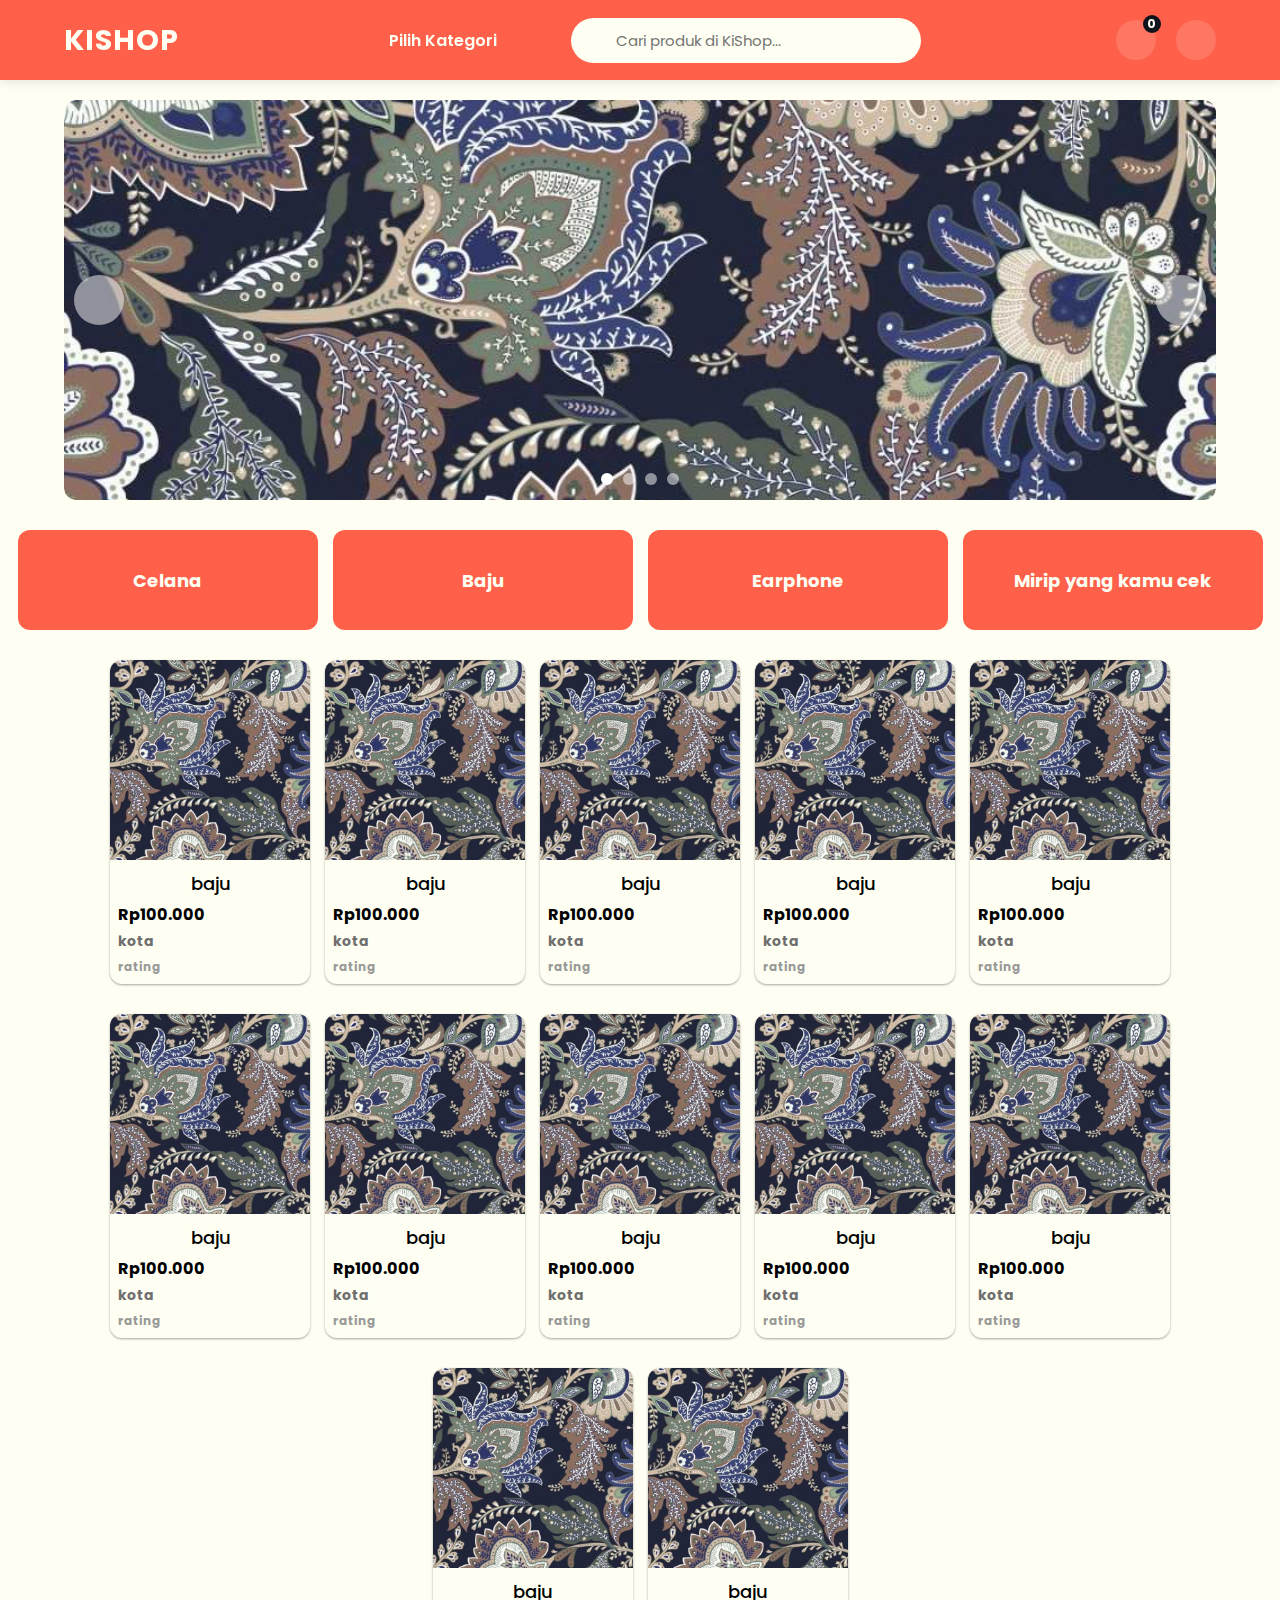
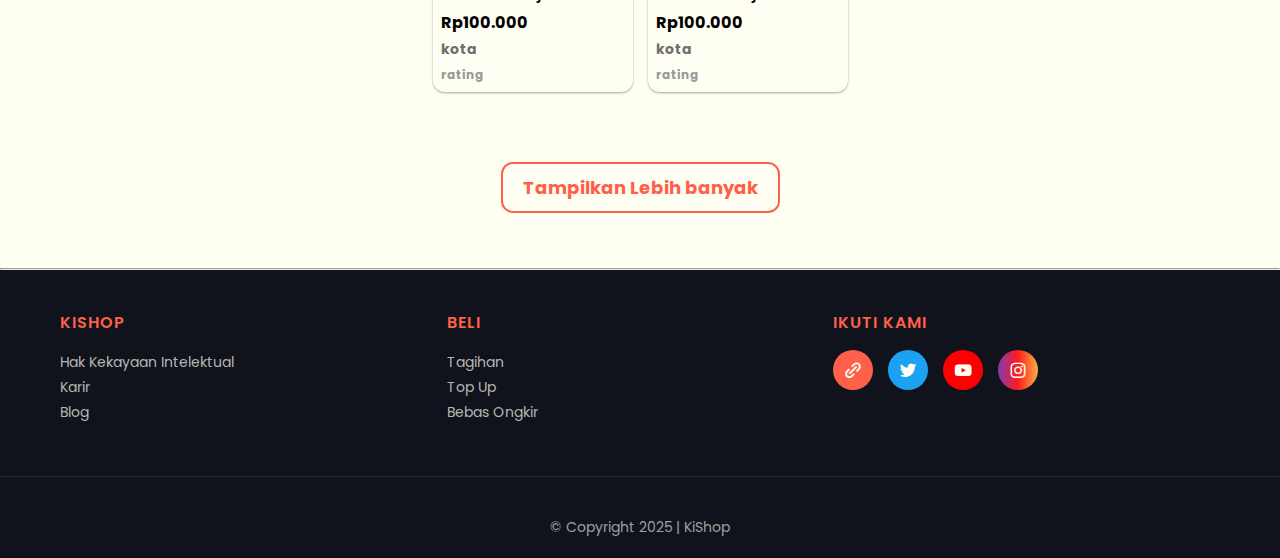
<file: index.html>
<html lang="en">
<head>
    <meta charset="UTF-8">
    <meta name="viewport" content="width=device-width, initial-scale=1.0">
    <link rel="stylesheet" href="style/style.css">
    <link rel="shortcut icon" href="favicon.ico" type="image/x-icon">
    <link rel="stylesheet" href="https://unicons.iconscout.com/release/v4.0.0/css/line.css" />
    <link href='https://unpkg.com/boxicons@2.1.4/css/boxicons.min.css' rel='stylesheet'>
    <script src="script.js"></script>
    <title>KiShop</title>
</head>
<body>
    <nav>
        <a href="#" class="logo">KiShop</a>
        
        <div class="nav-center">
            <div class="kategori">
                Pilih Kategori
                <ul class="kategori-list">
                    <li>Teknologi</li>
                    <li>Olahraga</li>
                    <li>Kesehatan</li>
                    <li>Bisnis</li>
                    <li>Hiburan</li>
                </ul>
            </div>
            
            <div class="search-box">
                <i class="uil uil-search search-icon"></i>
                <input type="text" placeholder="Cari produk di KiShop..." />
            </div>
        </div>
        
        <div class="cart-user">
            <div class="cart-icon">
                <a href="#"><i class="uil uil-shopping-cart"></i></a>
                <span class="badge">0</span>
                <ul class="cart-list">
                    <li>Keranjang Anda kosong</li>
                </ul>
            </div>
            
            <div class="user-icon-container">
                <a href="#"><i class="uil uil-user"></i></a>
            </div>
        </div>
    </nav>
   <!-- Add this HTML for the slider structure inside your promo div -->
<div class="promo">
    <div class="slider-container">
        <div class="slider">
            <div class="slide">
                <img src="img/bg.png" alt="Promo 1">
            </div>
            <div class="slide">
                <img src="img/Rectangle_40[1].png" alt="Promo 2">
            </div>
            <div class="slide">
                <img src="img/bg.png" alt="Promo 3">
            </div>
            <div class="slide">
                <img src="img/Rectangle_40[1].png" alt="Promo 4">
            </div>
        </div>
        <button class="slider-btn prev-btn">
            <i class="uil uil-angle-left-b"></i>
        </button>
        <button class="slider-btn next-btn">
            <i class="uil uil-angle-right-b"></i>
        </button>
        <div class="slider-dots">
            <!-- Dots will be generated by JavaScript -->
        </div>
    </div>
</div>
<div class="katalog">
    <div class="rekomendasi">Celana</div>
    <div class="rekomendasi">Baju</div>
    <div class="rekomendasi">Earphone</div>
    <div class="rekomendasi">Mirip yang kamu cek</div>
</div>
<div class="etalase">
    <div class="produk" id="produk">
        <img src="img/bg.png" alt="">
        <h3>baju</h3>
        <h4>Rp100.000</h4>        
        <h5>kota</h5>
        <p>rating</p>
    </div>
    <div class="produk" id="produk">
        <img src="img/bg.png" alt="">
        <h3>baju</h3>
        <h4>Rp100.000</h4>        
        <h5>kota</h5>
        <p>rating</p>
    </div>
    <div class="produk" id="produk">
        <img src="img/bg.png" alt="">
        <h3>baju</h3>
        <h4>Rp100.000</h4>        
        <h5>kota</h5>
        <p>rating</p>
    </div>
    <div class="produk"     id="produk">
        <img src="img/bg.png" alt="">
        <h3>baju</h3>
        <h4>Rp100.000</h4>        
        <h5>kota</h5>
        <p>rating</p>
    </div>
    <div class="produk" id="produk">
        <img src="img/bg.png" alt="">
        <h3>baju</h3>
        <h4>Rp100.000</h4>        
        <h5>kota</h5>
        <p>rating</p>
    </div>
    <div class="produk" id="produk">
        <img src="img/bg.png" alt="">
        <h3>baju</h3>
        <h4>Rp100.000</h4>        
        <h5>kota</h5>
        <p>rating</p>
    </div>
    <div class="produk" id="produk">
        <img src="img/bg.png" alt="">
        <h3>baju</h3>
        <h4>Rp100.000</h4>        
        <h5>kota</h5>
        <p>rating</p>
    </div>
    <div class="produk" id="produk">
        <img src="img/bg.png" alt="">
        <h3>baju</h3>
        <h4>Rp100.000</h4>        
        <h5>kota</h5>
        <p>rating</p>
    </div>
    <div class="produk" id="produk">
        <img src="img/bg.png" alt="">
        <h3>baju</h3>
        <h4>Rp100.000</h4>        
        <h5>kota</h5>
        <p>rating</p>
    </div>
    <div class="produk" id="produk">
        <img src="img/bg.png" alt="">
        <h3>baju</h3>
        <h4>Rp100.000</h4>        
        <h5>kota</h5>
        <p>rating</p>
    </div>
    <div class="produk" id="produk">
        <img src="img/bg.png" alt="">
        <h3>baju</h3>
        <h4>Rp100.000</h4>        
        <h5>kota</h5>
        <p>rating</p>
    </div>
    <div class="produk" id="produk">
        <img src="img/bg.png" alt="">
        <h3>baju</h3>
        <h4>Rp100.000</h4>        
        <h5>kota</h5>
        <p>rating</p>
    </div>
    
</div>
<div class="btn-memuat">
    <a href="">Tampilkan Lebih banyak</a>
</div>
<hr>
<footer>
    <div class="footer-container">
        <div class="footer-section about">
            <h5>KiShop</h5>
            <p>Hak Kekayaan Intelektual<br>
            Karir<br>
            Blog</p>
        </div>
        
        <div class="footer-section bantuan">
            <h5>Beli</h5>
            <p>Tagihan<br>
            Top Up<br>
            Bebas Ongkir</p>
        </div>
        
        <div class="footer-section social-media">
            <h5>Ikuti Kami</h5>
            <ul class="social-icon">
                <li>
                    <a href="https://uks.kemdikbud.go.id/sekolah-sehat" class="link">
                        <i class='bx bx-link-alt'></i>
                    </a>
                </li>
                <li>
                    <a href="#" class="twitter">
                        <i class='bx bxl-twitter'></i>
                    </a>
                </li>
                <li>
                    <a href="https://youtu.be/MdZ5cLCvEio?si=0f4lNk7f9irEhSeX" class="youtube">
                        <i class='bx bxl-youtube'></i>
                    </a>
                </li>
                <li>
                    <a href="#" class="instagram">
                        <i class='bx bxl-instagram'></i>
                    </a>
                </li>
            </ul>
        </div>
    </div>
    
    <div class="footer-divider"></div>
    
    <div class="copyright">
        <p>&copy; Copyright 2025 | KiShop</p>
    </div>
</footer>
</body>
</html>
</file>
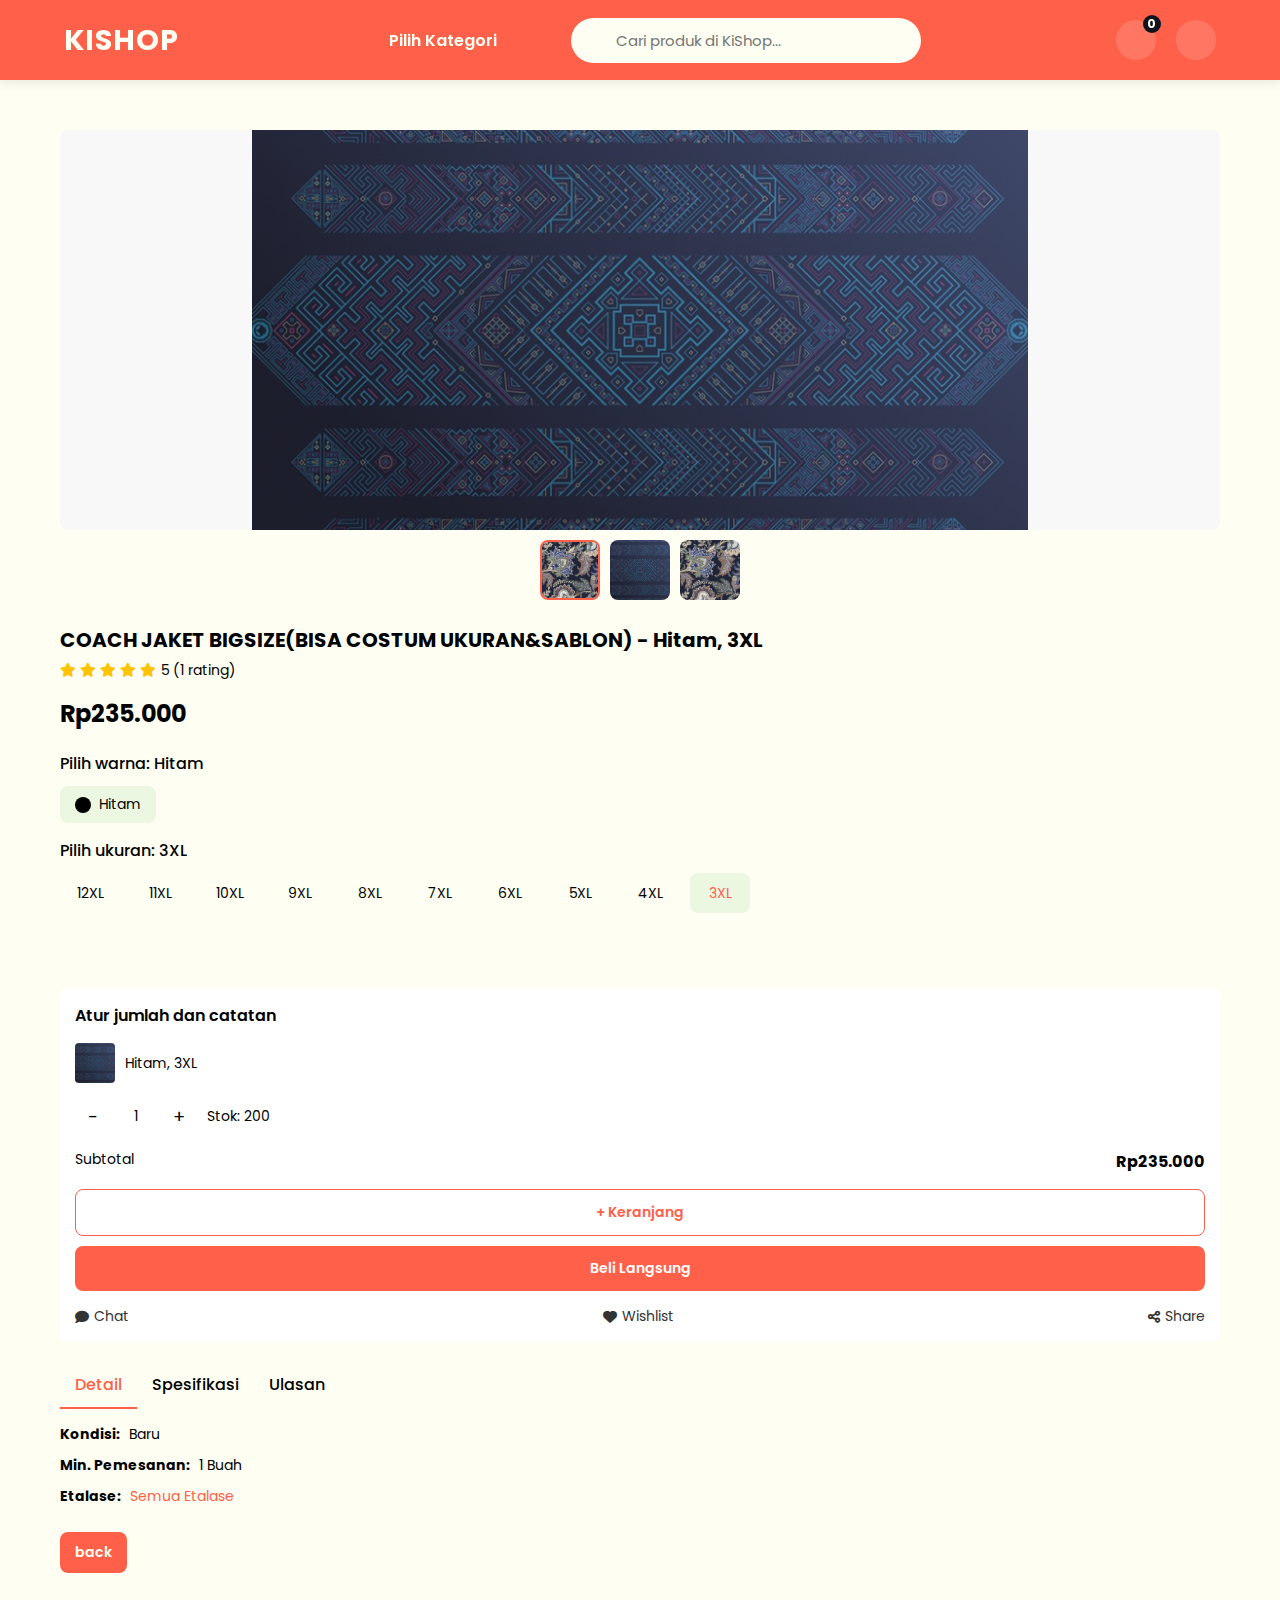
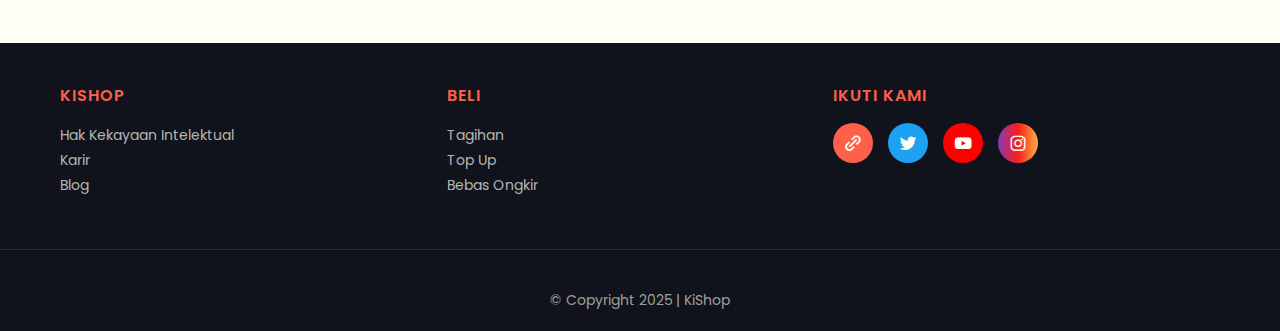
<file: produk.html>
<html lang="en">
<head>
    <meta charset="UTF-8">
    <meta name="viewport" content="width=device-width, initial-scale=1.0">
    <link rel="stylesheet" href="style/produk.css">
    <link rel="shortcut icon" href="favicon.ico" type="image/x-icon">
    <link rel="stylesheet" href="https://unicons.iconscout.com/release/v4.0.0/css/line.css" />
    <link rel="stylesheet" href="https://cdnjs.cloudflare.com/ajax/libs/font-awesome/6.0.0/css/all.min.css">
    <link href='https://unpkg.com/boxicons@2.1.4/css/boxicons.min.css' rel='stylesheet'>
    <script src="script.js"></script>
    <title>KiShop</title>
</head>
<body>
    <nav>
        <a href="#" class="logo">KiShop</a>
        
        <div class="nav-center">
            <div class="kategori">
                Pilih Kategori
                <ul class="kategori-list">
                    <li>Teknologi</li>
                    <li>Olahraga</li>
                    <li>Kesehatan</li>
                    <li>Bisnis</li>
                    <li>Hiburan</li>
                </ul>
            </div>
            
            <div class="search-box">
                <i class="uil uil-search search-icon"></i>
                <input type="text" placeholder="Cari produk di KiShop..." />
            </div>
        </div>
        
        <div class="cart-user">
            <div class="cart-icon">
                <a href="#"><i class="uil uil-shopping-cart"></i></a>
                <span class="badge">0</span>
                <ul class="cart-list">
                    <li>Keranjang Anda kosong</li>
                </ul>
            </div>
            
            <div class="user-icon-container">
                <a href="#"><i class="uil uil-user"></i></a>
            </div>
        </div>
    </nav>
    <main>
        <!-- Main content -->
    <div class="container">        
        <div class="product-details">
            <!-- Product gallery -->
            <div class="product-gallery">
                <img src="img/Rectangle_40[1].png" alt="COACH JAKET BIGSIZE - Hitam, 3XL" class="main-image">
                <div class="thumbnail-container">
                    <img src="img/bg.png" alt="Thumbnail 1" class="thumbnail active">
                    <img src="img/Rectangle_40[1].png" alt="Thumbnail 2" class="thumbnail">
                    <img src="img/bg.png" alt="Thumbnail 3" class="thumbnail">
                </div>
            </div>
            
            <!-- Product info -->
            <div class="product-info">
                <h1 class="product-title">COACH JAKET BIGSIZE(BISA COSTUM UKURAN&SABLON) - Hitam, 3XL</h1>
                <div class="product-rating">
                    <span class="rating-stars">
                        <i class="fas fa-star"></i>
                        <i class="fas fa-star"></i>
                        <i class="fas fa-star"></i>
                        <i class="fas fa-star"></i>
                        <i class="fas fa-star"></i>
                    </span>
                    <span>5 (1 rating)</span>
                </div>
                <div class="product-price">Rp235.000</div>
                
                <!-- Product options -->
                <div class="product-options">
                    <div class="option-title">Pilih warna: Hitam</div>
                    <div class="color-options">
                        <div class="color-option active">
                            <div class="color-icon"></div>
                            <span>Hitam</span>
                        </div>
                    </div>
                    
                    <div class="option-title">Pilih ukuran: 3XL</div>
                    <div class="size-options">
                        <div class="size-option">12XL</div>
                        <div class="size-option">11XL</div>
                        <div class="size-option">10XL</div>
                        <div class="size-option">9XL</div>
                        <div class="size-option">8XL</div>
                        <div class="size-option">7XL</div>
                        <div class="size-option">6XL</div>
                        <div class="size-option">5XL</div>
                        <div class="size-option">4XL</div>
                        <div class="size-option active">3XL</div>
                    </div>
                </div>
            </div>
        </div>
        
        <!-- Purchase box -->
        <div class="purchase-box">
            <h3 class="purchase-box-title">Atur jumlah dan catatan</h3>
            <div class="selected-variant">
                <img src="img/Rectangle_40[1].png" alt="Hitam, 3XL" class="variant-img">
                <span class="variant-name">Hitam, 3XL</span>
            </div>
            <div class="quantity-selector">
                <button class="qty-btn">-</button>
                <input type="text" value="1" class="qty-input">
                <button class="qty-btn">+</button>
                <span class="stock-info">Stok: 200</span>
            </div>
            <div class="subtotal">
                <span>Subtotal</span>
                <span class="subtotal-value">Rp235.000</span>
            </div>
            <div class="action-buttons">
                <button class="btn btn-outlined">+ Keranjang</button>
                <button class="btn btn-primary">Beli Langsung</button>
            </div>
            <div class="action-links">
                <a href="#" class="action-link">
                    <i class="fas fa-comment"></i>
                    <span>Chat</span>
                </a>
                <a href="#" class="action-link">
                    <i class="fas fa-heart"></i>
                    <span>Wishlist</span>
                </a>
                <a href="#" class="action-link">
                    <i class="fas fa-share-alt"></i>
                    <span>Share</span>
                </a>
            </div>
        </div>
        
        <!-- Product details tab -->
        <div class="product-tabs">
            <div class="tab-header">
                <button class="tab-button active">Detail</button>
                <button class="tab-button">Spesifikasi</button>
                <button class="tab-button">Ulasan</button>
            </div>
            <div class="tab-content">
                <div class="detail-item">
                    <strong>Kondisi:</strong> Baru                    
                </div>
                <div class="detail-item">
                    <strong>Min. Pemesanan:</strong> 1 Buah
                </div>
                <div class="detail-item">
                    <strong>Etalase:</strong> <a href="#" style="color: var(--primary-color); text-decoration: none;">Semua Etalase</a>
                </div>
            </div>
        </div>
        <a href="index.html" class="btn-back">back</a>
    
    </main>
    <footer>
        <div class="footer-container">
            <div class="footer-section about">
                <h5>KiShop</h5>
                <p>Hak Kekayaan Intelektual<br>
                Karir<br>
                Blog</p>
            </div>
            
            <div class="footer-section bantuan">
                <h5>Beli</h5>
                <p>Tagihan<br>
                Top Up<br>
                Bebas Ongkir</p>
            </div>
            
            <div class="footer-section social-media">
                <h5>Ikuti Kami</h5>
                <ul class="social-icon">
                    <li>
                        <a href="https://uks.kemdikbud.go.id/sekolah-sehat" class="link">
                            <i class='bx bx-link-alt'></i>
                        </a>
                    </li>
                    <li>
                        <a href="#" class="twitter">
                            <i class='bx bxl-twitter'></i>
                        </a>
                    </li>
                    <li>
                        <a href="https://youtu.be/MdZ5cLCvEio?si=0f4lNk7f9irEhSeX" class="youtube">
                            <i class='bx bxl-youtube'></i>
                        </a>
                    </li>
                    <li>
                        <a href="#" class="instagram">
                            <i class='bx bxl-instagram'></i>
                        </a>
                    </li>
                </ul>
            </div>
        </div>
        
        <div class="footer-divider"></div>
        
        <div class="copyright">
            <p>&copy; Copyright 2025 | KiShop</p>
        </div>
    </footer>
    <script>
        // Simple interaction for quantity buttons
        document.addEventListener('DOMContentLoaded', function() {
            const minusBtn = document.querySelector('.qty-btn:first-child');
            const plusBtn = document.querySelector('.qty-btn:last-child');
            const qtyInput = document.querySelector('.qty-input');
            
            // minusBtn.addEventListener('click', function() {
            //     let qty = parseInt(qtyInput.value);
            //     if (qty > 1) {
            //         qtyInput.value = qty - 1;
            //     }
            // });
            
            // plusBtn.addEventListener('click', function() {
            //     let qty = parseInt(qtyInput.value);
            //     qtyInput.value = qty + 1;
            // });
            
            // Size options
            const sizeOptions = document.querySelectorAll('.size-option');
            sizeOptions.forEach(option => {
                option.addEventListener('click', function() {
                    sizeOptions.forEach(opt => opt.classList.remove('active'));
                    this.classList.add('active');
                });
            });
            
            // Color options
            const colorOptions = document.querySelectorAll('.color-option');
            colorOptions.forEach(option => {
                option.addEventListener('click', function() {
                    colorOptions.forEach(opt => opt.classList.remove('active'));
                    this.classList.add('active');
                });
            });
            
            // Thumbnails
            const thumbnails = document.querySelectorAll('.thumbnail');
            const mainImage = document.querySelector('.main-image');
            thumbnails.forEach(thumb => {
                thumb.addEventListener('click', function() {
                    thumbnails.forEach(t => t.classList.remove('active'));
                    this.classList.add('active');
                    mainImage.src = this.src.replace('thumbnail', 'main');
                });
            });
        });
    </script>
</body>
</html>
</file>
<file: style/style.css>
@import url("https://fonts.googleapis.com/css2?family=Poppins:wght@300;400;500;600&display=swap");

:root {
  --primary-color: #ff604a;
  --secondary-color: #10121c;
  --tertiary-color: #fefff2;
  --accent-color: #ff8f7d;
  --text-color: #333333;
  --shadow-color: rgba(0, 0, 0, 0.1);
  --transition: all 0.3s ease;
}

* {
  margin: 0;
  padding: 0;
  box-sizing: border-box;
  font-family: "Poppins", sans-serif;
  scroll-behavior: smooth;
}
body {
  background: var(--tertiary-color);
}
nav {
  width: 100%;
  top: 0;
  z-index: 100;
  position: sticky;
  box-shadow: 0 2px 10px var(--shadow-color);
  height: 80px;
  display: flex;
  justify-content: space-between;
  align-items: center;
  padding: 0 5%;
  background-color: var(--primary-color);
}

nav .logo {
  color: var(--tertiary-color);
  font-size: 1.8rem;
  font-weight: 700;
  text-decoration: none;
  text-transform: uppercase;
  letter-spacing: 1px;
}

/* Container for center elements */
.nav-center {
  display: flex;
  align-items: center;
  gap: 40px;
}

/* Kategori Dropdown */
.kategori {
  position: relative;
  font-size: 16px;
  font-weight: 600;
  cursor: pointer;
  padding: 10px 15px;
  border-radius: 5px;
  color: var(--tertiary-color);
  display: flex;
  align-items: center;
  transition: var(--transition);
}

.kategori:hover {
  background-color: rgba(254, 255, 242, 0.15);
}

.kategori::after {
  content: "\f107";
  font-family: "Unicons";
  margin-left: 5px;
  font-size: 18px;
}

.kategori-list {
  position: absolute;
  top: 100%;
  left: 0;
  background: var(--tertiary-color);
  border-radius: 8px;
  box-shadow: 0 5px 20px var(--shadow-color);
  list-style: none;
  padding: 0;
  margin-top: 10px;
  width: 180px;
  color: var(--secondary-color);
  opacity: 0;
  transform: translateY(-10px);
  pointer-events: none;
  transition: var(--transition);
  overflow: hidden;
}

.kategori:hover .kategori-list {
  opacity: 1;
  transform: translateY(0);
  pointer-events: auto;
}

.kategori-list li {
  padding: 12px 15px;
  border-bottom: 1px solid #eee;
  cursor: pointer;
  transition: var(--transition);
}

.kategori-list li:last-child {
  border-bottom: none;
}

.kategori-list li:hover {
  background: var(--primary-color);
  color: var(--tertiary-color);
  padding-left: 20px;
}

/* Search Box */
.search-box {
  height: 45px;
  width: 350px;
  position: relative;
}

.search-box .search-icon {
  position: absolute;
  left: 15px;
  top: 50%;
  color: #777;
  transform: translateY(-50%);
  font-size: 18px;
}

.search-box input {
  height: 100%;
  width: 100%;
  border: none;
  outline: none;
  border-radius: 25px;
  background-color: var(--tertiary-color);
  padding: 0 45px 0 45px;
  font-size: 15px;
  transition: var(--transition);
  color: var(--secondary-color);
}

.search-box input:focus {
  box-shadow: 0 0 0 2px var(--secondary-color);
}

/* User and Cart Icons */
.cart-user {
  display: flex;
  align-items: center;
  gap: 20px;
}

.cart-icon, .user-icon-container {
  position: relative;
  width: 40px;
  height: 40px;
  display: flex;
  align-items: center;
  justify-content: center;
  background-color: rgba(254, 255, 242, 0.15);
  border-radius: 50%;
  transition: var(--transition);
}

.cart-icon:hover, .user-icon-container:hover {
  background-color: rgba(254, 255, 242, 0.25);
  transform: translateY(-3px);
}

.cart-icon a, .user-icon-container a {
  color: var(--tertiary-color);
  font-size: 20px;
  text-decoration: none;
  display: flex;
  align-items: center;
  justify-content: center;
}

.cart-list {
  position: absolute;
  top: 120%;
  right: 0;
  background: var(--tertiary-color);
  border-radius: 8px;
  box-shadow: 0 5px 20px var(--shadow-color);
  list-style: none;
  padding: 0;
  width: 250px;
  color: var(--secondary-color);
  opacity: 0;
  transform: translateY(-10px);
  pointer-events: none;
  transition: var(--transition);
  z-index: 101;
  overflow: hidden;
}

.cart-icon:hover .cart-list {
  opacity: 1;
  transform: translateY(0);
  pointer-events: auto;
}

.cart-list li {
  padding: 15px;
  border-bottom: 1px solid #eee;
  text-align: center;
  font-size: 14px;
  color: #777;
}

.cart-list li:hover {
  background-color: #f5f5f5;
}

/* Badge for cart items count */
.cart-icon .badge {
  position: absolute;
  top: -5px;
  right: -5px;
  background-color: var(--secondary-color);
  color: var(--tertiary-color);
  font-size: 12px;
  font-weight: bold;
  width: 18px;
  height: 18px;
  border-radius: 50%;
  display: flex;
  align-items: center;
  justify-content: center;
}
/* CSS untuk slider */
.slider-container {
  width: 90%;
  height: auto;
  max-width: 1200px;
  position: relative;
  overflow: hidden;
  margin: 20px auto;
  border-radius: 12px;
}

.slider {
  display: flex;
  transition: transform 0.5s ease;
  width: 100%;
}

.slide {
  min-width: 100%;
  transition: 0.3s ease;
}

.slide img {
  width: 100%;
  height: auto;
  display: block;
  border-radius: 12px;
  object-fit: cover;
  aspect-ratio: 16/9; /* Maintain aspect ratio */
}

.slider-btn {
  position: absolute;
  top: 50%;
  transform: translateY(-50%);
  background: rgba(255, 255, 255, 0.5);
  border: none;
  width: 40px;
  height: 40px;
  border-radius: 50%;
  cursor: pointer;
  z-index: 10;
  display: flex;
  align-items: center;
  justify-content: center;
}

.slider-btn:hover {
  background: rgba(255, 255, 255, 0.8);
}

.slider-btn i {
  font-size: 20px;
}

.prev-btn {
  left: 10px;
}

.next-btn {
  right: 10px;
}

.slider-dots {
  position: absolute;
  bottom: 15px;
  left: 0;
  right: 0;
  display: flex;
  justify-content: center;
  gap: 10px;
}

.dot {
  width: 12px;
  height: 12px;
  border-radius: 50%;
  background-color: rgba(255, 255, 255, 0.5);
  cursor: pointer;
}

.dot.active {
  background-color: white;
}

/* Katalog section */
.katalog {
  width: 100%;
  display: flex;
  flex-direction: row;
  flex-wrap: wrap;
  justify-content: center;
  gap: 15px;
  margin: 30px 0;
  position: sticky;
  padding: 0 10px;
  box-sizing: border-box;
}

.rekomendasi {
  width: calc(50% - 15px);
  height: 80px;
  background-color: var(--primary-color);
  color: var(--tertiary-color);
  border-radius: 12px;
  align-items: center;
  justify-content: center;
  display: flex;
  font-size: 16px;
  font-weight: bold;
  cursor: pointer;
  transition: all 0.3s ease-in-out;
  text-align: center;
  padding: 10px;
  box-sizing: border-box;
}

.rekomendasi:hover {
  background-color: var(--tertiary-color);
  color: var(--primary-color);
  box-shadow: rgba(0, 0, 0, 0.12) 0px 1px 3px, rgba(0, 0, 0, 0.24) 0px 1px 2px;
}

/* Product display */
.etalase {
  width: 100%;
  display: flex;
  flex-direction: row;
  flex-wrap: wrap;
  justify-content: center;
  gap: 15px;
  margin: 30px 0;
  padding: 0 10px;
  box-sizing: border-box;
}

.produk {
  width: calc(50% - 15px); /* Tetap 2 kolom bahkan di layar kecil */
  max-width: 200px;
  height: auto;
  background-color: var(--tertiary-color);
  border-radius: 12px;
  display: flex;
  flex-direction: column;
  box-shadow: rgba(0, 0, 0, 0.12) 0px 1px 3px, rgba(0, 0, 0, 0.24) 0px 1px 2px;
  cursor: pointer;
  margin-bottom: 15px;
  transition: transform 0.3s ease;
}

.produk img {
  width: 100%;
  height: auto;
  aspect-ratio: 1/1;
  object-fit: cover;
  border-radius: 12px 12px 0 0;
}

.produk h3 {
  font-size: 14px;
  font-weight: 500;
  margin: 8px auto 3px;
  padding: 0 5px;
  text-align: center;
}

.produk h4 {
  font-size: 12px;
  font-weight: bold;
  margin: 0px 8px;
}

.produk h5 {
  font-size: 10px;
  font-weight: bold;
  margin: 2px 8px;
  color: #6e6e6e;
}

.produk p {
  font-size: 10px;
  margin: 2px 8px 8px;
  font-weight: bold;
  color: #999999;
}

.produk:hover {
  transform: scale(1.03);
}

.btn-memuat{
  width: 100%;
  display: flex;
  justify-content: center;
  margin: 55px 0;
}
.btn-memuat a{
  text-decoration: none;
  color: var(--primary-color);
  font-weight: bold;
  font-size: 18px;
  border: 2px solid var(--primary-color);
  padding: 10px 20px;
  border-radius: 12px;
  transition: all 0.3s ease-in-out;
}
.btn-memuat a:hover{
  background-color: var(--primary-color);
  color: var(--tertiary-color);
  box-shadow: rgba(0, 0, 0, 0.12) 0px 1px 3px, rgba(0, 0, 0, 0.24) 0px 1px 2px;
}

footer {
  background-color: var(--secondary-color);
  padding: 40px 0 20px;
  width: 100%;
  color: var(--tertiary-color);
}

.footer-container {
  max-width: 1200px;
  margin: 0 auto;
  padding: 0 20px;
  display: flex;
  flex-wrap: wrap;
  justify-content: space-between;
}

.footer-section {
  flex: 1;
  min-width: 200px;
  margin-bottom: 30px;
  padding-right: 20px;
}

.footer-section h5 {
  text-transform: uppercase;
  font-size: 16px;
  margin-bottom: 15px;
  font-weight: 600;
  color: var(--primary-color);
  letter-spacing: 1px;
}

.footer-section p {
  font-size: 14px;
  line-height: 1.8;
  color: rgba(254, 255, 242, 0.7);
}

.social-icon {
  display: flex;
  list-style: none;
  margin-top: 15px;
}

.social-icon li {
  margin-right: 15px;
}

.social-icon li a {
  display: flex;
  justify-content: center;
  align-items: center;
  width: 40px;
  height: 40px;
  border-radius: 50%;
  color: var(--tertiary-color);
  font-size: 20px;
  text-decoration: none;
  transition: var(--transition);
}

.social-icon li .link {
  background: var(--primary-color);
}

.social-icon li .twitter {
  background: #1da1f2;
}

.social-icon li .instagram {
  background-image: linear-gradient(to right, #833ab4, #fd1d1d, #fcb045);
}

.social-icon li .youtube {
  background: #ff0000;
}

.social-icon li a:hover {
  color: var(--secondary-color);
  background: var(--tertiary-color);
  transform: translateY(-5px);
  box-shadow: 0 5px 15px rgba(0, 0, 0, 0.2);
}

.footer-divider {
  width: 100%;
  height: 1px;
  background-color: rgba(254, 255, 242, 0.1);
  margin: 20px 0;
}

.copyright {
  text-align: center;
  padding-top: 20px;
  width: 100%;
  font-size: 14px;
  color: rgba(254, 255, 242, 0.6);
}

/* Responsive Design */
@media screen and (max-width: 1024px) {
  nav {
      padding: 0 3%;
  }
  
  .search-box {
      width: 250px;
  }
  
  .nav-center {
      gap: 20px;
  }
}

@media screen and (max-width: 768px) {
  nav {
      padding: 0 15px;
  }
  
  .nav-center {
      display: none;
  }
  
  .mobile-menu-btn {
      display: block;
  }
  
  .search-box {
      width: 200px;
  }
  
  .footer-container {
    flex-direction: column;
}

.footer-section {
    width: 100%;
    padding-right: 0;
}
}
/* Media Queries for larger screens */
@media screen and (min-width: 768px) {
  .rekomendasi {
    width: calc(25% - 15px);
    height: 100px;
    font-size: 18px;
  }
  
  .produk {
    width: calc(33.33% - 15px);
  }
  
  .slider-container {
    height: 400px;
  }
  
  .slide img {
    height: 400px;
  }
  
  .produk h3 {
    font-size: 16px;
    margin: 10px auto 5px;
  }
  
  .produk h4 {
    font-size: 14px;
  }
  
  .produk h5 {
    font-size: 12px;
    margin: 4px 8px;
  }
  
  .produk p {
    font-size: 11px;
    margin: 2px 8px 8px;
  }
}

@media screen and (min-width: 992px) {
  .produk {
    width: calc(25% - 15px);
  }
  
  .produk h3 {
    font-size: 18px;
  }
  
  .produk h4 {
    font-size: 16px;
  }
  
  .produk h5 {
    font-size: 14px;
  }
  
  .produk p {
    font-size: 12px;
  }
}

@media screen and (min-width: 1200px) {
  .produk {
    width: 200px;
  }
  
  .slider-btn {
    width: 50px;
    height: 50px;
  }
  
  .slider-btn i {
    font-size: 24px;
  }
}

/* For very small screens */
@media screen and (max-width: 480px) {
  .rekomendasi {
    width: calc(50% - 15px); /* Tetap 2 kolom */
    height: 60px;
    font-size: 14px;
  }
  
  .produk {
    width: calc(50% - 15px); /* Tetap 2 kolom */
    font-size: 12px;
  }
  
  .slider-btn {
    width: 30px;
    height: 30px;
  }
  
  .slider-dots .dot {
    width: 8px;
    height: 8px;
  }
}

/* Untuk layar sangat kecil */
@media screen and (max-width: 350px) {
  .produk h3 {
    font-size: 12px;
  }
  
  .produk h4 {
    font-size: 11px;
  }
  
  .produk h5, .produk p {
    font-size: 9px;
  }
}
</file>
<file: style/produk.css>
@import url("https://fonts.googleapis.com/css2?family=Poppins:wght@300;400;500;600&display=swap");

:root {
  --primary-color: #ff604a;
  --secondary-color: #10121c;
  --tertiary-color: #fefff2;
  --accent-color: #ff8f7d;
  --text-color: #333333;
  --shadow-color: rgba(0, 0, 0, 0.1);
  --transition: all 0.3s ease;
}

* {
  margin: 0;
  padding: 0;
  box-sizing: border-box;
  font-family: "Poppins", sans-serif;
  scroll-behavior: smooth;
}
body {
  background: var(--tertiary-color);
}
nav {
  width: 100%;
  top: 0;
  z-index: 100;
  position: sticky;
  box-shadow: 0 2px 10px var(--shadow-color);
  height: 80px;
  display: flex;
  justify-content: space-between;
  align-items: center;
  padding: 0 5%;
  background-color: var(--primary-color);
}

nav .logo {
  color: var(--tertiary-color);
  font-size: 1.8rem;
  font-weight: 700;
  text-decoration: none;
  text-transform: uppercase;
  letter-spacing: 1px;
}

/* Container for center elements */
.nav-center {
  display: flex;
  align-items: center;
  gap: 40px;
}

/* Kategori Dropdown */
.kategori {
  position: relative;
  font-size: 16px;
  font-weight: 600;
  cursor: pointer;
  padding: 10px 15px;
  border-radius: 5px;
  color: var(--tertiary-color);
  display: flex;
  align-items: center;
  transition: var(--transition);
}

.kategori:hover {
  background-color: rgba(254, 255, 242, 0.15);
}

.kategori::after {
  content: "\f107";
  font-family: "Unicons";
  margin-left: 5px;
  font-size: 18px;
}

.kategori-list {
  position: absolute;
  top: 100%;
  left: 0;
  background: var(--tertiary-color);
  border-radius: 8px;
  box-shadow: 0 5px 20px var(--shadow-color);
  list-style: none;
  padding: 0;
  margin-top: 10px;
  width: 180px;
  color: var(--secondary-color);
  opacity: 0;
  transform: translateY(-10px);
  pointer-events: none;
  transition: var(--transition);
  overflow: hidden;
}

.kategori:hover .kategori-list {
  opacity: 1;
  transform: translateY(0);
  pointer-events: auto;
}

.kategori-list li {
  padding: 12px 15px;
  border-bottom: 1px solid #eee;
  cursor: pointer;
  transition: var(--transition);
}

.kategori-list li:last-child {
  border-bottom: none;
}

.kategori-list li:hover {
  background: var(--primary-color);
  color: var(--tertiary-color);
  padding-left: 20px;
}

/* Search Box */
.search-box {
  height: 45px;
  width: 350px;
  position: relative;
}

.search-box .search-icon {
  position: absolute;
  left: 15px;
  top: 50%;
  color: #777;
  transform: translateY(-50%);
  font-size: 18px;
}

.search-box input {
  height: 100%;
  width: 100%;
  border: none;
  outline: none;
  border-radius: 25px;
  background-color: var(--tertiary-color);
  padding: 0 45px 0 45px;
  font-size: 15px;
  transition: var(--transition);
  color: var(--secondary-color);
}

.search-box input:focus {
  box-shadow: 0 0 0 2px var(--secondary-color);
}

/* User and Cart Icons */
.cart-user {
  display: flex;
  align-items: center;
  gap: 20px;
}

.cart-icon, .user-icon-container {
  position: relative;
  width: 40px;
  height: 40px;
  display: flex;
  align-items: center;
  justify-content: center;
  background-color: rgba(254, 255, 242, 0.15);
  border-radius: 50%;
  transition: var(--transition);
}

.cart-icon:hover, .user-icon-container:hover {
  background-color: rgba(254, 255, 242, 0.25);
  transform: translateY(-3px);
}

.cart-icon a, .user-icon-container a {
  color: var(--tertiary-color);
  font-size: 20px;
  text-decoration: none;
  display: flex;
  align-items: center;
  justify-content: center;
}

.cart-list {
  position: absolute;
  top: 120%;
  right: 0;
  background: var(--tertiary-color);
  border-radius: 8px;
  box-shadow: 0 5px 20px var(--shadow-color);
  list-style: none;
  padding: 0;
  width: 250px;
  color: var(--secondary-color);
  opacity: 0;
  transform: translateY(-10px);
  pointer-events: none;
  transition: var(--transition);
  z-index: 101;
  overflow: hidden;
}

.cart-icon:hover .cart-list {
  opacity: 1;
  transform: translateY(0);
  pointer-events: auto;
}

.cart-list li {
  padding: 15px;
  border-bottom: 1px solid #eee;
  text-align: center;
  font-size: 14px;
  color: #777;
}

.cart-list li:hover {
  background-color: #f5f5f5;
}

/* Badge for cart items count */
.cart-icon .badge {
  position: absolute;
  top: -5px;
  right: -5px;
  background-color: var(--secondary-color);
  color: var(--tertiary-color);
  font-size: 12px;
  font-weight: bold;
  width: 18px;
  height: 18px;
  border-radius: 50%;
  display: flex;
  align-items: center;
  justify-content: center;
}

   /* Main content */
   .container {
    max-width: 1200px;
    margin: 50px auto;
    padding: 0 20px;
    display: flex;
    flex-wrap: wrap;
}

.btn-back {
    display: flex;
    align-items: center;
    gap: 5px;
    margin-bottom: 20px;
    text-decoration: none;
    color: var(--secondary-color);
    font-weight: 600;
    font-size: 14px;
    transition: var(--transition);
    background-color: var(--primary-color);
    border-radius: 8px;
    padding: 10px 15px;
    color: var(--tertiary-color);
    border: none;
    cursor: pointer;
}

/* Product details */
.product-details {
    display: flex;
    flex-wrap: wrap;
    margin-bottom: 20px;
}

.product-gallery {
    flex: 0 0 100%;
    max-width: 100%;
}

.main-image {
    width: 100%;
    height: auto;
    max-height: 400px;
    object-fit: contain;
    margin-bottom: 10px;
    background-color: #f8f8f8;
    border-radius: 8px;
    cursor: pointer;
    transition: var(--transition);    
}
.main-image:hover {
    transform: scale(1.03);
}

.thumbnail-container {
    display: flex;
    gap: 10px;
    overflow-x: auto;
    padding-bottom: 10px;
    transition: var(--transition);    
    justify-content: center;
}

.thumbnail {
    width: 60px;
    height: 60px;
    object-fit: cover;
    border: 1px solid var(--border-color);
    border-radius: 8px;
    cursor: pointer;
    transition: var(--transition);
}

.thumbnail.active {
    border: 2px solid var(--primary-color);
}

.product-info {
    flex: 0 0 100%;
    max-width: 100%;
    padding: 15px 0;
}

.product-title {
    font-size: 20px;
    font-weight: 700;
    margin-bottom: 5px;
}

.product-rating {
    display: flex;
    align-items: center;
    margin-bottom: 15px;
    font-size: 14px;
}

.rating-stars {
    color: #ffc400;
    margin-right: 5px;
}

.product-price {
    font-size: 24px;
    font-weight: 700;
    margin-bottom: 20px;
}

/* Product options */
.product-options {
    margin-bottom: 20px;
}

.option-title {
    font-size: 16px;
    font-weight: 500;
    margin-bottom: 10px;
}

.color-options {
    display: flex;
    gap: 10px;
    margin-bottom: 15px;
}

.color-option {
    display: flex;
    align-items: center;
    padding: 8px 15px;
    border: 1px solid var(--border-color);
    border-radius: 8px;
    cursor: pointer;
    font-size: 14px;
}

.color-option.active {
    border-color: var(--primary-color);
    background-color: rgba(66, 181, 73, 0.1);
}

.color-icon {
    width: 16px;
    height: 16px;
    border-radius: 50%;
    background-color: #000;
    margin-right: 8px;
}

.size-options {
    display: flex;
    flex-wrap: wrap;
    gap: 10px;
    margin-bottom: 20px;
}

.size-option {
    width: 60px;
    height: 40px;
    display: flex;
    align-items: center;
    justify-content: center;
    border: 1px solid var(--border-color);
    border-radius: 8px;
    cursor: pointer;
    font-size: 14px;
}

.size-option.active {
    border-color: var(--primary-color);
    background-color: rgba(66, 181, 73, 0.1);
    color: var(--primary-color);
}

/* Purchase box */
.purchase-box {
    flex: 0 0 100%;
    max-width: 100%;
    background-color: white;
    border: 1px solid var(--border-color);
    border-radius: 8px;
    padding: 15px;
    margin-top: 20px;
}

.purchase-box-title {
    font-size: 16px;
    font-weight: 600;
    margin-bottom: 15px;
}

.selected-variant {
    display: flex;
    align-items: center;
    margin-bottom: 15px;
    gap: 10px;
}

.variant-img {
    width: 40px;
    height: 40px;
    object-fit: cover;
    border-radius: 4px;
    background-color: #f0f0f0;
}

.variant-name {
    font-size: 14px;
}

.quantity-selector {
    display: flex;
    align-items: center;
    margin-bottom: 15px;
}

.qty-btn {
    width: 36px;
    height: 36px;
    display: flex;
    align-items: center;
    justify-content: center;
    border: 1px solid var(--border-color);
    background-color: white;
    font-size: 18px;
    cursor: pointer;
}

.qty-btn:first-child {
    border-radius: 8px 0 0 8px;
}

.qty-btn:last-child {
    border-radius: 0 8px 8px 0;
}

.qty-input {
    width: 50px;
    height: 36px;
    border: 1px solid var(--border-color);
    border-left: none;
    border-right: none;
    text-align: center;
    font-size: 14px;
}

.stock-info {
    font-size: 14px;
    margin-left: 10px;
}

.subtotal {
    display: flex;
    justify-content: space-between;
    margin-bottom: 15px;
    font-size: 14px;
}

.subtotal-value {
    font-weight: 700;
    font-size: 16px;
}

.action-buttons {
    display: flex;
    flex-direction: column;
    gap: 10px;
}

.btn {
    padding: 12px;
    border-radius: 8px;
    font-size: 14px;
    font-weight: 600;
    text-align: center;
    cursor: pointer;
    border: none;
}

.btn-primary {
    background-color: var(--primary-color);
    color: white;
}

.btn-outlined {
    background-color: white;
    border: 1px solid var(--primary-color);
    color: var(--primary-color);
}

.action-links {
    display: flex;
    justify-content: space-between;
    margin-top: 15px;
}

.action-link {
    display: flex;
    align-items: center;
    font-size: 14px;
    color: var(--text-color);
    text-decoration: none;
    gap: 5px;
}

/* Product details tab */
.product-tabs {
    width: 100%;
    margin-top: 20px;
}

.tab-header {
    display: flex;
    border-bottom: 1px solid var(--border-color);
}

.tab-button {
    padding: 10px 15px;
    font-size: 16px;
    font-weight: 500;
    background: none;
    border: none;
    border-bottom: 2px solid transparent;
    cursor: pointer;
}

.tab-button.active {
    color: var(--primary-color);
    border-bottom-color: var(--primary-color);
}

.tab-content {
    padding: 15px 0;
}

.detail-item {
    margin-bottom: 10px;
    font-size: 14px;
}

.detail-item strong {
    color: var(--light-gray);
    margin-right: 5px;
}


footer {
    background-color: var(--secondary-color);
    padding: 40px 0 20px;
    width: 100%;
    color: var(--tertiary-color);
  }
  
  .footer-container {
    max-width: 1200px;
    margin: 0 auto;
    padding: 0 20px;
    display: flex;
    flex-wrap: wrap;
    justify-content: space-between;
  }
  
  .footer-section {
    flex: 1;
    min-width: 200px;
    margin-bottom: 30px;
    padding-right: 20px;
  }
  
  .footer-section h5 {
    text-transform: uppercase;
    font-size: 16px;
    margin-bottom: 15px;
    font-weight: 600;
    color: var(--primary-color);
    letter-spacing: 1px;
  }
  
  .footer-section p {
    font-size: 14px;
    line-height: 1.8;
    color: rgba(254, 255, 242, 0.7);
  }
  
  .social-icon {
    display: flex;
    list-style: none;
    margin-top: 15px;
  }
  
  .social-icon li {
    margin-right: 15px;
  }
  
  .social-icon li a {
    display: flex;
    justify-content: center;
    align-items: center;
    width: 40px;
    height: 40px;
    border-radius: 50%;
    color: var(--tertiary-color);
    font-size: 20px;
    text-decoration: none;
    transition: var(--transition);
  }
  
  .social-icon li .link {
    background: var(--primary-color);
  }
  
  .social-icon li .twitter {
    background: #1da1f2;
  }
  
  .social-icon li .instagram {
    background-image: linear-gradient(to right, #833ab4, #fd1d1d, #fcb045);
  }
  
  .social-icon li .youtube {
    background: #ff0000;
  }
  
  .social-icon li a:hover {
    color: var(--secondary-color);
    background: var(--tertiary-color);
    transform: translateY(-5px);
    box-shadow: 0 5px 15px rgba(0, 0, 0, 0.2);
  }
  
  .footer-divider {
    width: 100%;
    height: 1px;
    background-color: rgba(254, 255, 242, 0.1);
    margin: 20px 0;
  }
  
  .copyright {
    text-align: center;
    padding-top: 20px;
    width: 100%;
    font-size: 14px;
    color: rgba(254, 255, 242, 0.6);
  }
@media screen and (max-width: 1024px) {
    nav {
        padding: 0 3%;
    }
    
    .search-box {
        width: 250px;
    }
    
    .nav-center {
        gap: 20px;
    }
  }
  @media screen and (max-width: 768px) {
    nav {
        padding: 0 15px;
    }
    
    .nav-center {
        display: none;
    }
    
    .mobile-menu-btn {
        display: block;
    }
    
    .search-box {
        width: 200px;
    }
    
    .footer-container {
      flex-direction: column;
  }
  
  .footer-section {
      width: 100%;
      padding-right: 0;
  }
  .product-gallery {
    flex: 0 0 45%;
    max-width: 45%;
}

.product-info {
    flex: 0 0 50%;
    max-width: 50%;
    padding-left: 20px;
}

.purchase-box {
    flex: 0 0 30%;
    max-width: 30%;
    position: sticky;
    top: 80px;
    margin-left: auto;
}

.product-tabs {
    flex: 0 0 65%;
    max-width: 65%;
}
  }
</file>
